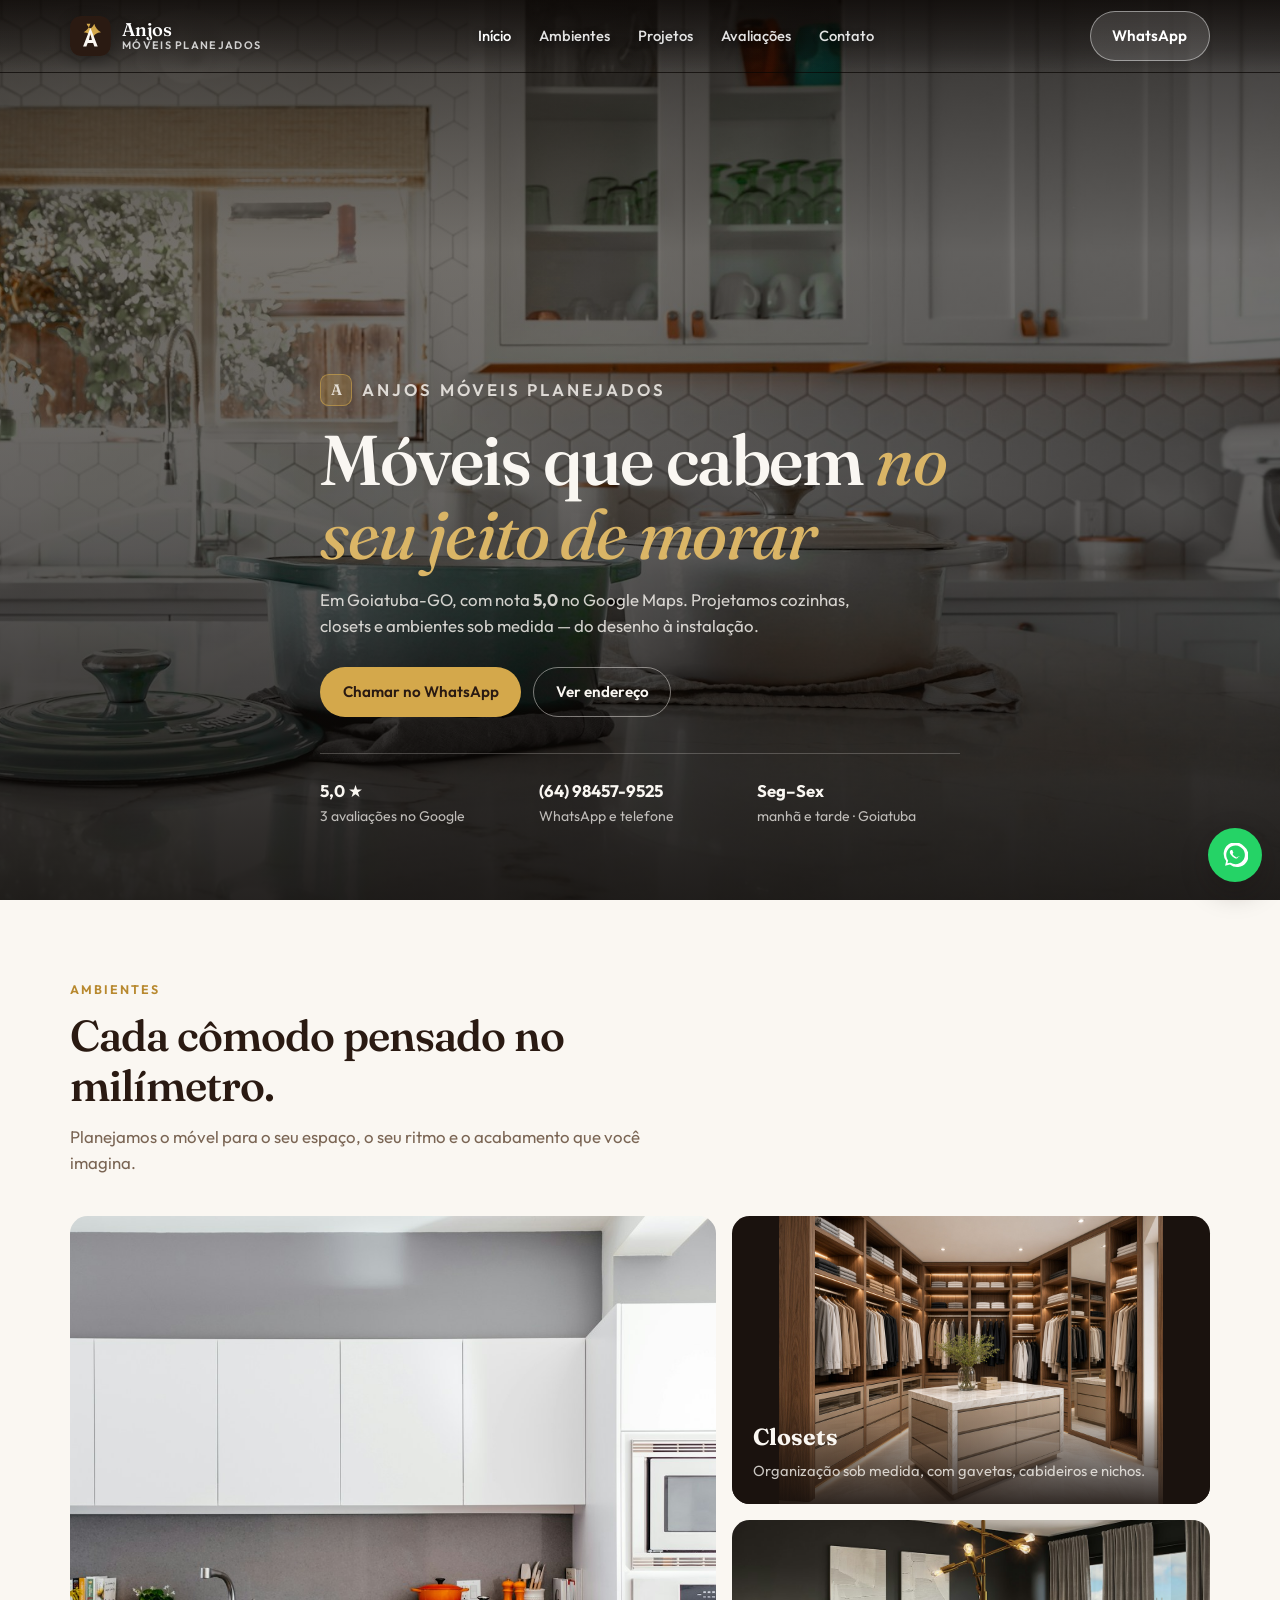
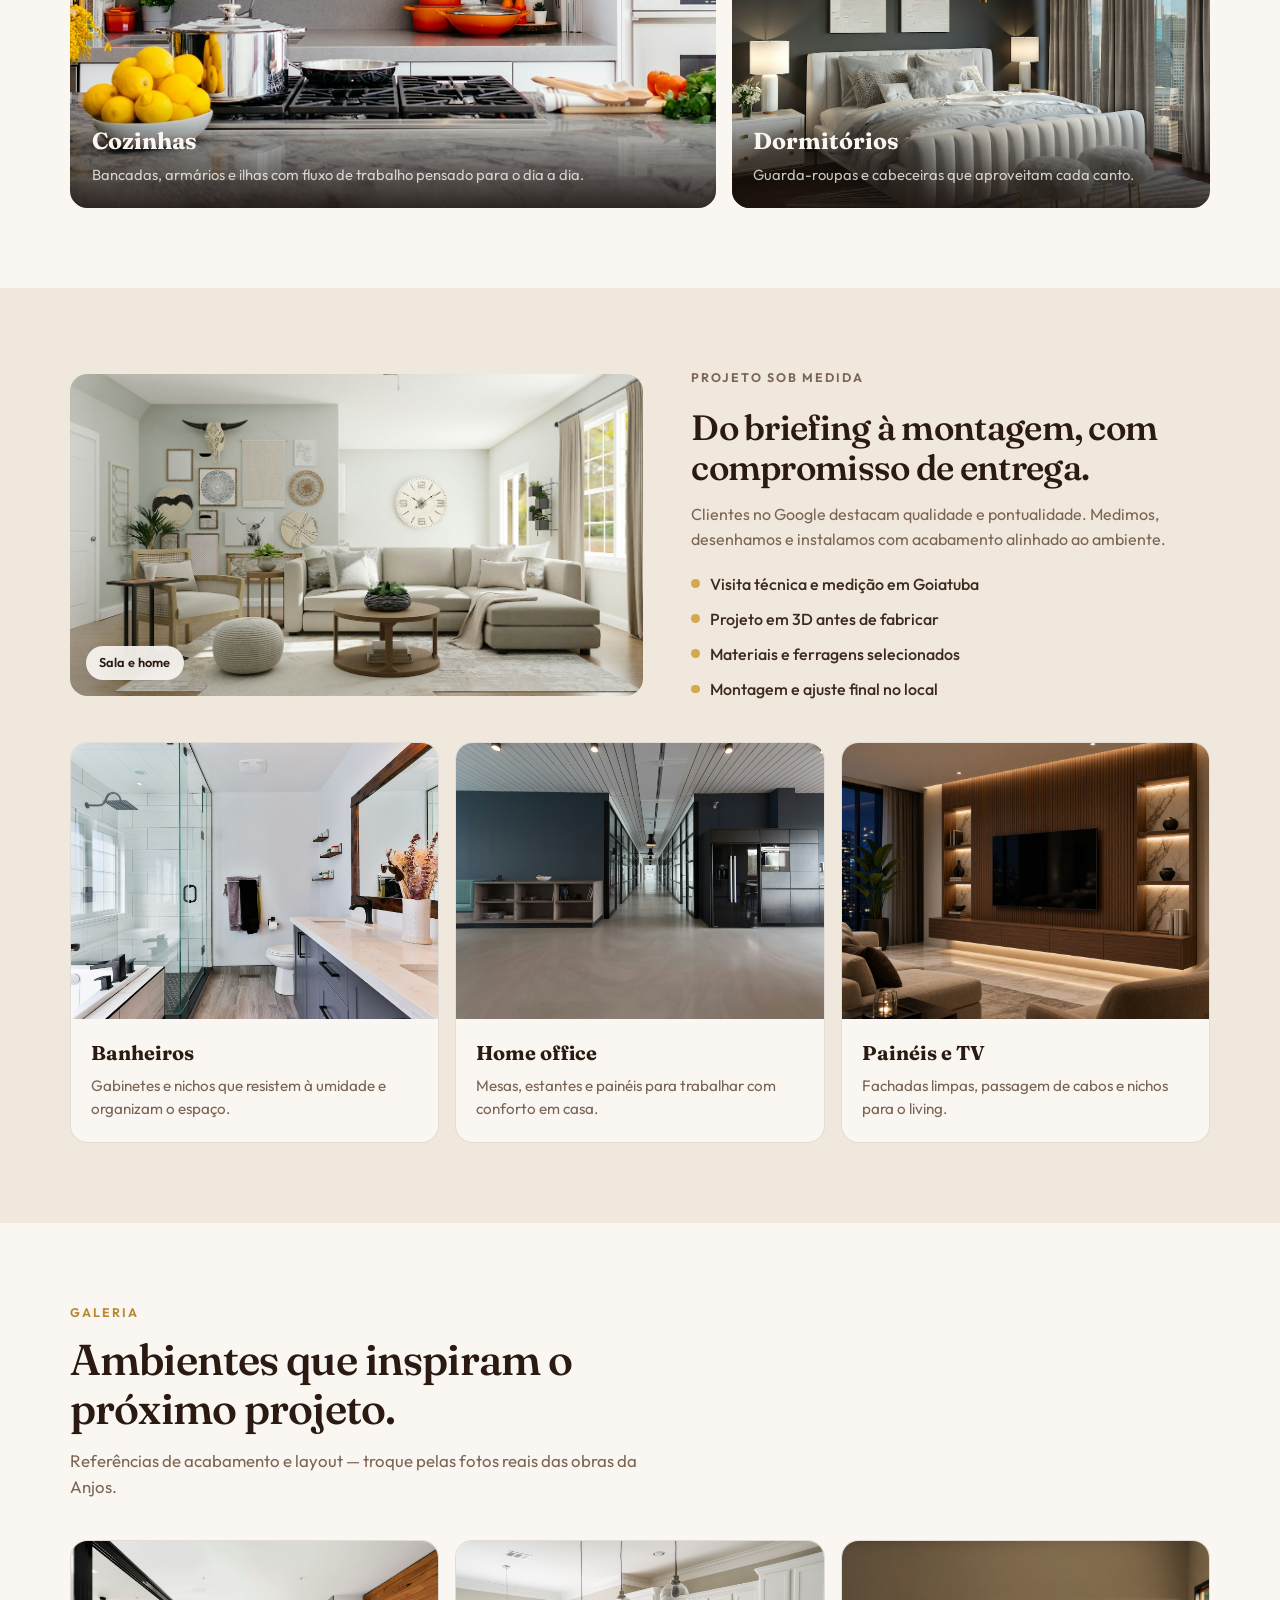
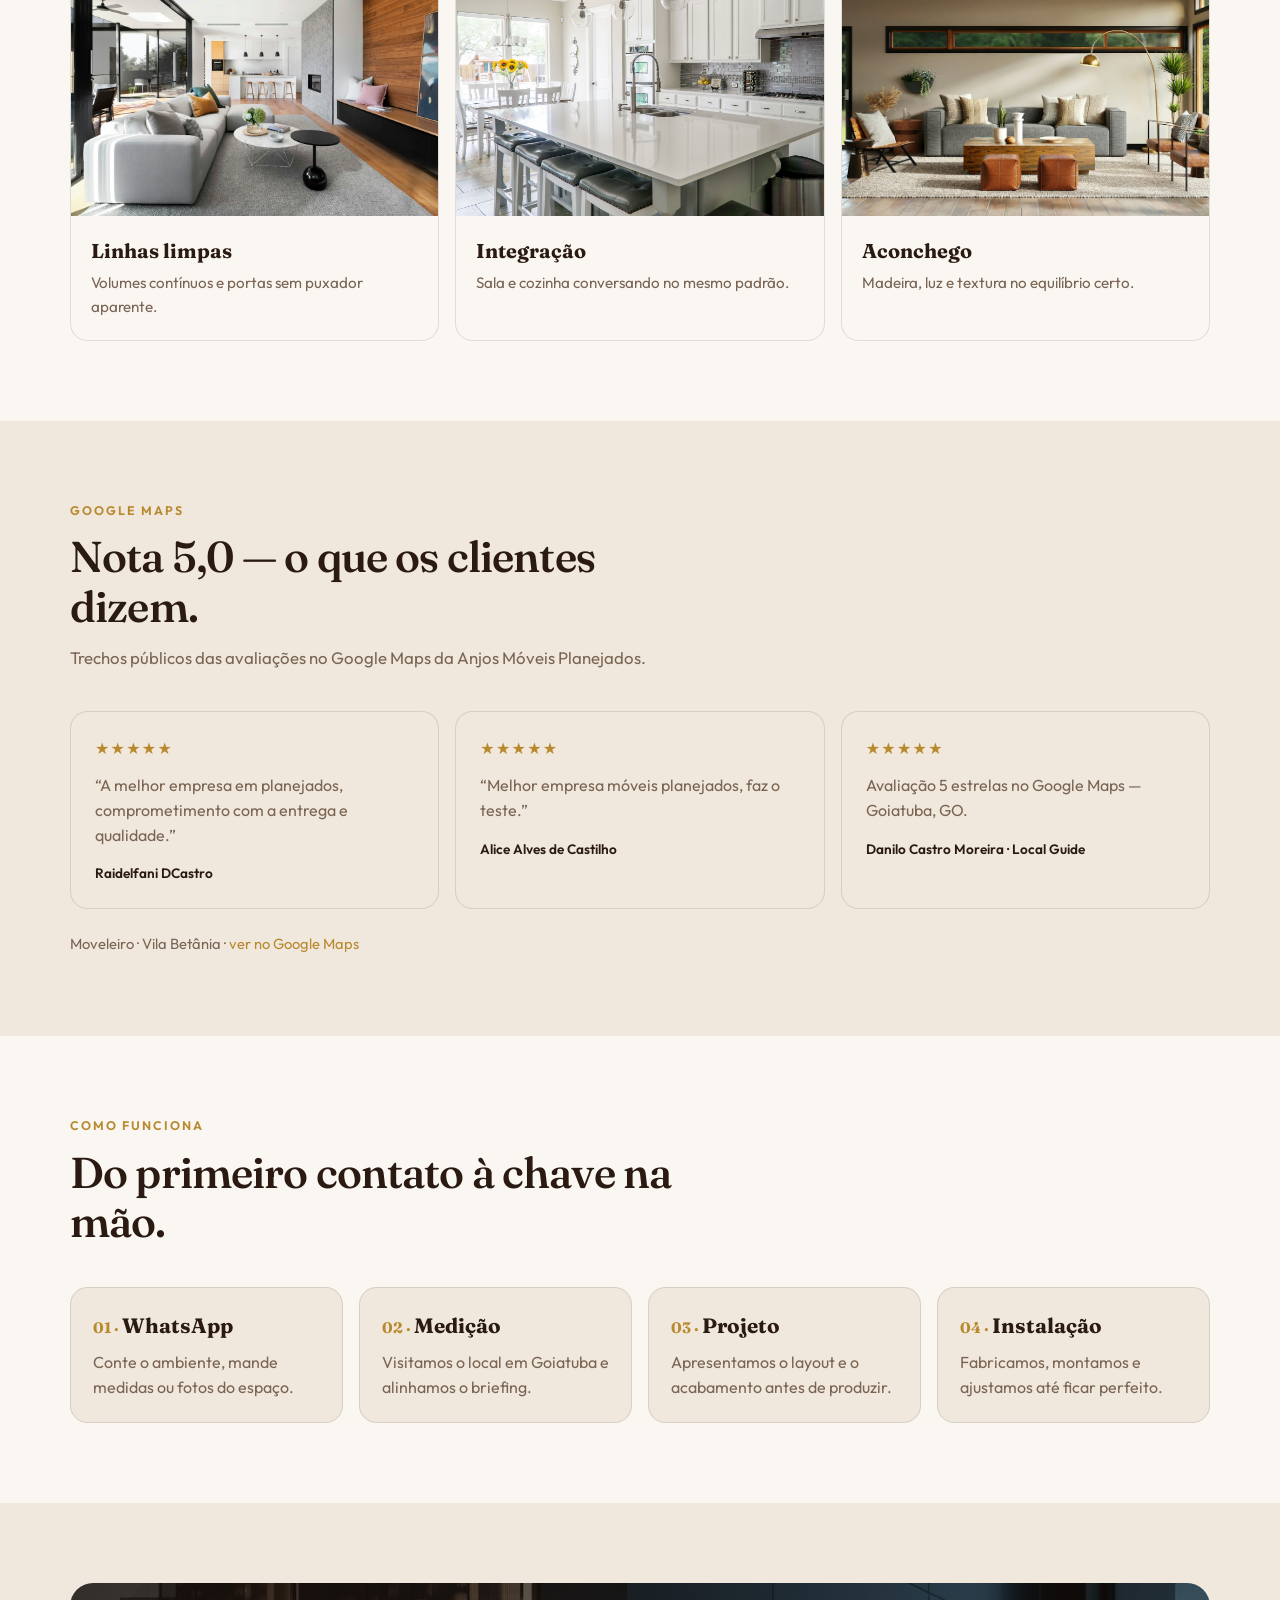
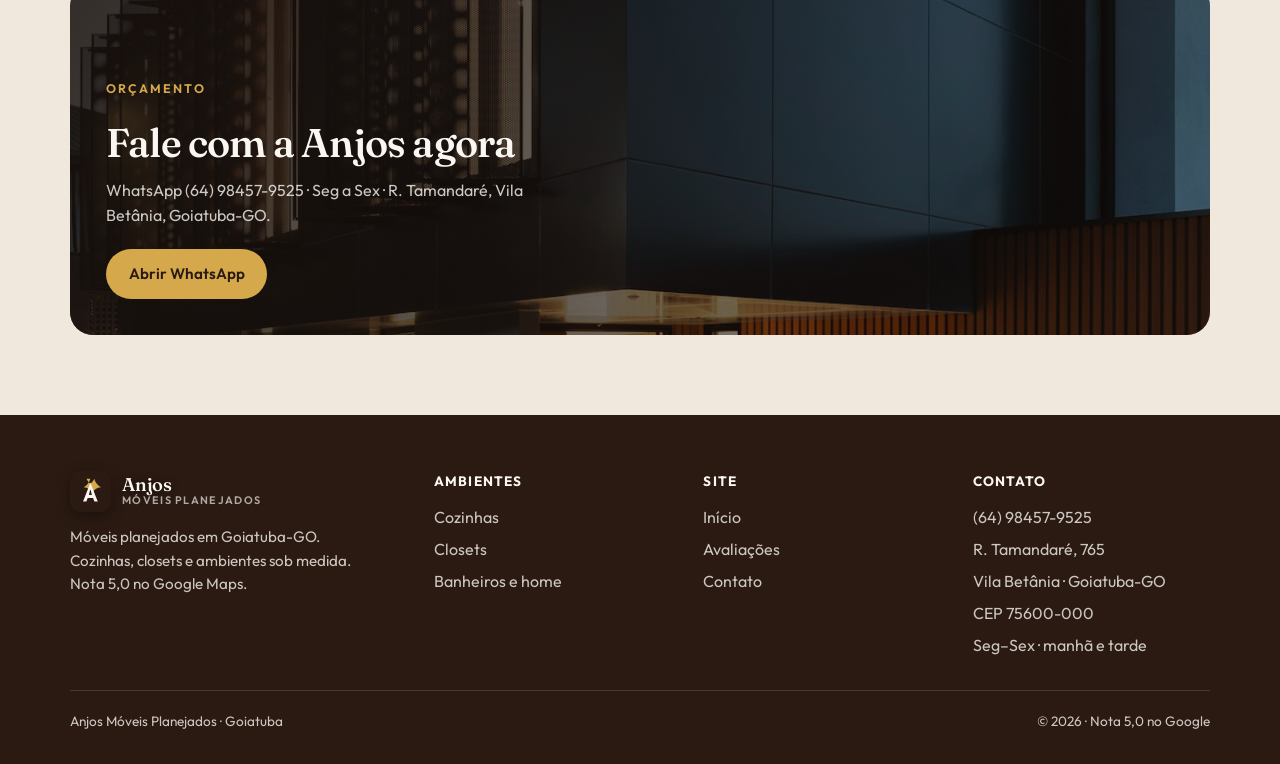
<file: index.html>
<!DOCTYPE html>
<html lang="pt-BR">
  <head>
    <meta charset="utf-8" />
    <meta name="viewport" content="width=device-width, initial-scale=1" />
    <title>Anjos Móveis Planejados — Goiatuba | Cozinhas, Closets e Ambientes</title>
    <meta
      name="description"
      content="Anjos Móveis Planejados em Goiatuba-GO. Nota 5,0 no Google. Cozinhas, closets, dormitórios e ambientes sob medida. WhatsApp (64) 98457-9525."
    />
    <link rel="preconnect" href="https://fonts.googleapis.com" />
    <link rel="preconnect" href="https://fonts.gstatic.com" crossorigin />
    <link
      href="https://fonts.googleapis.com/css2?family=Fraunces:ital,opsz,wght@0,9..144,450;0,9..144,560;0,9..144,700;1,9..144,450&family=Outfit:wght@400;500;600;700&display=swap"
      rel="stylesheet"
    />
    <link rel="stylesheet" href="css/styles.css" />
  </head>
  <body>
    <header class="topbar">
      <div class="wrap topbar-inner">
        <a class="brand" href="index.html" aria-label="Anjos Móveis Planejados">
          <span class="brand-mark-icon" aria-hidden="true">
            <svg viewBox="0 0 64 64" width="40" height="40" fill="none">
              <rect width="64" height="64" rx="16" fill="#2A1A12"/>
              <path d="M32 12c-1.8 6.2-5.6 10.6-10.6 13.4 6.4.6 11.2 3.8 13.6 9.4 2.4-5.6 7.2-8.8 13.6-9.4C43.6 22.6 39.8 18.2 38 12c-1.8 4-3.6 6.4-6 7.6-2.4-1.2-4.2-3.6-6-7.6z" fill="#D4A84B"/>
              <path fill-rule="evenodd" d="M20.5 48L32 18.5 43.5 48h-5.2l-2.1-5.6H27.8L25.7 48H20.5zm9.2-10.2h4.6L32 27.2l-2.3 10.6z" fill="#FAF7F2"/>
            </svg>
          </span>
          <span class="brand-text">
            <strong>Anjos</strong>
            <small>Móveis Planejados</small>
          </span>
        </a>
        <nav class="nav" aria-label="Principal">
          <a class="active" href="index.html">Início</a>
          <a href="#ambientes">Ambientes</a>
          <a href="#projetos">Projetos</a>
          <a href="#avaliacoes">Avaliações</a>
          <a href="contato.html">Contato</a>
        </nav>
        <a class="btn btn-accent top-cta" href="https://wa.me/5564984579525?text=Ol%C3%A1%2C+vim+pelo+site+e+quero+um+or%C3%A7amento+de+m%C3%B3veis+planejados" target="_blank" rel="noreferrer">WhatsApp</a>
        <button class="burger" type="button" aria-label="Abrir menu" aria-expanded="false">
          <svg width="18" height="18" viewBox="0 0 24 24" fill="none" stroke="currentColor" stroke-width="2">
            <path d="M4 6h16M4 12h16M4 18h16" />
          </svg>
        </button>
      </div>
      <nav class="drawer" aria-label="Mobile">
        <a class="active" href="index.html">Início</a>
        <a href="#ambientes">Ambientes</a>
        <a href="#projetos">Projetos</a>
        <a href="#avaliacoes">Avaliações</a>
        <a href="contato.html">Contato</a>
        <a class="btn btn-accent" href="https://wa.me/5564984579525?text=Ol%C3%A1%2C+vim+pelo+site+e+quero+um+or%C3%A7amento+de+m%C3%B3veis+planejados" target="_blank" rel="noreferrer">WhatsApp</a>
      </nav>
    </header>

    <main>
      <section class="hero">
        <div class="hero-bg" aria-hidden="true">
          <img src="images/hero.jpg" alt="Cozinha planejada moderna" />
          <div class="hero-shade"></div>
        </div>
        <div class="wrap hero-copy">
          <p class="brand-mark reveal show">
            <span>A</span>
            Anjos Móveis Planejados
          </p>
          <h1 class="reveal show delay-1">
            Móveis que cabem
            <em>no seu jeito de morar</em>
          </h1>
          <p class="reveal show delay-2">
            Em Goiatuba-GO, com nota <strong>5,0</strong> no Google Maps.
            Projetamos cozinhas, closets e ambientes sob medida — do desenho à instalação.
          </p>
          <div class="hero-actions reveal show delay-3">
            <a class="btn btn-brass" href="https://wa.me/5564984579525?text=Ol%C3%A1%2C+vim+pelo+site+e+quero+um+or%C3%A7amento+de+m%C3%B3veis+planejados" target="_blank" rel="noreferrer">Chamar no WhatsApp</a>
            <a class="btn btn-ghost" href="contato.html">Ver endereço</a>
          </div>
          <div class="hero-meta reveal show delay-3">
            <div>
              <strong>5,0 ★</strong>
              3 avaliações no Google
            </div>
            <div>
              <strong>(64) 98457-9525</strong>
              WhatsApp e telefone
            </div>
            <div>
              <strong>Seg–Sex</strong>
              manhã e tarde · Goiatuba
            </div>
          </div>
        </div>
      </section>

      <section class="section" id="ambientes">
        <div class="wrap">
          <div class="section-head reveal">
            <p class="kicker">Ambientes</p>
            <h2>Cada cômodo pensado no milímetro.</h2>
            <p class="lead">
              Planejamos o móvel para o seu espaço, o seu ritmo e o acabamento que você imagina.
            </p>
          </div>
          <div class="focus-grid">
            <article class="focus-card main reveal">
              <img src="images/cozinha-planejada.jpg" alt="Cozinha planejada" />
              <div class="body">
                <h3>Cozinhas</h3>
                <p>Bancadas, armários e ilhas com fluxo de trabalho pensado para o dia a dia.</p>
              </div>
            </article>
            <article class="focus-card focus-card--closet reveal delay-1">
              <img src="images/closet-premium.jpg" alt="Closet planejado premium" />
              <div class="body">
                <h3>Closets</h3>
                <p>Organização sob medida, com gavetas, cabideiros e nichos.</p>
              </div>
            </article>
            <article class="focus-card reveal delay-2">
              <img src="images/quarto.jpg" alt="Dormitório planejado" />
              <div class="body">
                <h3>Dormitórios</h3>
                <p>Guarda-roupas e cabeceiras que aproveitam cada canto.</p>
              </div>
            </article>
          </div>
        </div>
      </section>

      <section class="section section-alt" id="projetos">
        <div class="wrap">
          <div class="split">
            <div class="split-media reveal">
              <img src="images/sala.jpg" alt="Sala com móveis planejados" />
              <span class="chip">Sala e home</span>
            </div>
            <div class="split-copy reveal delay-1">
              <p class="kicker">Projeto sob medida</p>
              <h3>Do briefing à montagem, com compromisso de entrega.</h3>
              <p>
                Clientes no Google destacam qualidade e pontualidade. Medimos, desenhamos e instalamos
                com acabamento alinhado ao ambiente.
              </p>
              <ul class="checklist">
                <li>Visita técnica e medição em Goiatuba</li>
                <li>Projeto em 3D antes de fabricar</li>
                <li>Materiais e ferragens selecionados</li>
                <li>Montagem e ajuste final no local</li>
              </ul>
            </div>
          </div>

          <div class="product-grid" style="margin-top: 2.5rem">
            <article class="product reveal">
              <img src="images/banheiro-planejado.jpg" alt="Banheiro planejado" />
              <div class="body">
                <h3>Banheiros</h3>
                <p>Gabinetes e nichos que resistem à umidade e organizam o espaço.</p>
              </div>
            </article>
            <article class="product reveal delay-1">
              <img src="images/home-office-planejado.jpg" alt="Home office planejado" />
              <div class="body">
                <h3>Home office</h3>
                <p>Mesas, estantes e painéis para trabalhar com conforto em casa.</p>
              </div>
            </article>
            <article class="product reveal delay-2">
              <img src="images/painel-tv-premium.jpg" alt="Painel e TV planejados" />
              <div class="body">
                <h3>Painéis e TV</h3>
                <p>Fachadas limpas, passagem de cabos e nichos para o living.</p>
              </div>
            </article>
          </div>
        </div>
      </section>

      <section class="section" id="galeria">
        <div class="wrap">
          <div class="section-head reveal">
            <p class="kicker">Galeria</p>
            <h2>Ambientes que inspiram o próximo projeto.</h2>
            <p class="lead">Referências de acabamento e layout — troque pelas fotos reais das obras da Anjos.</p>
          </div>
          <div class="product-grid">
            <article class="product reveal">
              <img src="images/galeria-1.jpg" alt="Interior residencial" />
              <div class="body">
                <h3>Linhas limpas</h3>
                <p>Volumes contínuos e portas sem puxador aparente.</p>
              </div>
            </article>
            <article class="product reveal delay-1">
              <img src="images/integracao-2.jpg" alt="Sala e cozinha integradas" />
              <div class="body">
                <h3>Integração</h3>
                <p>Sala e cozinha conversando no mesmo padrão.</p>
              </div>
            </article>
            <article class="product reveal delay-2">
              <img src="images/galeria-3.jpg" alt="Ambiente aconchegante" />
              <div class="body">
                <h3>Aconchego</h3>
                <p>Madeira, luz e textura no equilíbrio certo.</p>
              </div>
            </article>
          </div>
        </div>
      </section>

      <section class="section section-alt" id="avaliacoes">
        <div class="wrap">
          <div class="section-head reveal">
            <p class="kicker">Google Maps</p>
            <h2>Nota 5,0 — o que os clientes dizem.</h2>
            <p class="lead">Trechos públicos das avaliações no Google Maps da Anjos Móveis Planejados.</p>
          </div>
          <div class="product-grid">
            <article class="review reveal">
              <p class="stars">★★★★★</p>
              <p>“A melhor empresa em planejados, comprometimento com a entrega e qualidade.”</p>
              <cite>Raidelfani DCastro</cite>
            </article>
            <article class="review reveal delay-1">
              <p class="stars">★★★★★</p>
              <p>“Melhor empresa móveis planejados, faz o teste.”</p>
              <cite>Alice Alves de Castilho</cite>
            </article>
            <article class="review reveal delay-2">
              <p class="stars">★★★★★</p>
              <p>Avaliação 5 estrelas no Google Maps — Goiatuba, GO.</p>
              <cite>Danilo Castro Moreira · Local Guide</cite>
            </article>
          </div>
          <p class="reveal" style="margin-top: 1.5rem; color: var(--mute); font-size: 0.92rem">
            Moveleiro · Vila Betânia ·
            <a href="https://www.google.com/maps/place/Anjos+m%C3%B3veis+Planejados/@-18.021239,-49.3727047,17z/data=!3m1!4b1!4m6!3m5!1s0x94a0577c883185eb:0x365f3912a54a8ac7!8m2!3d-18.021239!4d-49.3727047!16s%2Fg%2F11fr3nhs2r" target="_blank" rel="noreferrer" style="color: var(--brass-deep)">ver no Google Maps</a>
          </p>
        </div>
      </section>

      <section class="section">
        <div class="wrap">
          <div class="section-head reveal">
            <p class="kicker">Como funciona</p>
            <h2>Do primeiro contato à chave na mão.</h2>
          </div>
          <div class="steps">
            <article class="step reveal">
              <h3>WhatsApp</h3>
              <p>Conte o ambiente, mande medidas ou fotos do espaço.</p>
            </article>
            <article class="step reveal delay-1">
              <h3>Medição</h3>
              <p>Visitamos o local em Goiatuba e alinhamos o briefing.</p>
            </article>
            <article class="step reveal delay-2">
              <h3>Projeto</h3>
              <p>Apresentamos o layout e o acabamento antes de produzir.</p>
            </article>
            <article class="step reveal delay-3">
              <h3>Instalação</h3>
              <p>Fabricamos, montamos e ajustamos até ficar perfeito.</p>
            </article>
          </div>
        </div>
      </section>

      <section class="section section-alt">
        <div class="wrap">
          <div class="cta reveal">
            <img src="images/cta-bg.jpg" alt="" aria-hidden="true" />
            <div class="cta-shade"></div>
            <div class="cta-copy">
              <p class="kicker">Orçamento</p>
              <h2>Fale com a Anjos agora</h2>
              <p>WhatsApp (64) 98457-9525 · Seg a Sex · R. Tamandaré, Vila Betânia, Goiatuba-GO.</p>
              <a class="btn btn-brass" href="https://wa.me/5564984579525?text=Ol%C3%A1%2C+vim+pelo+site+e+quero+um+or%C3%A7amento+de+m%C3%B3veis+planejados" target="_blank" rel="noreferrer">Abrir WhatsApp</a>
            </div>
          </div>
        </div>
      </section>
    </main>

    <footer class="footer">
      <div class="wrap footer-grid">
        <div class="footer-brand">
          <div class="brand footer-logo">
            <span class="brand-mark-icon" aria-hidden="true">
              <svg viewBox="0 0 64 64" width="40" height="40" fill="none">
                <rect width="64" height="64" rx="16" fill="#2A1A12"/>
                <path d="M32 12c-1.8 6.2-5.6 10.6-10.6 13.4 6.4.6 11.2 3.8 13.6 9.4 2.4-5.6 7.2-8.8 13.6-9.4C43.6 22.6 39.8 18.2 38 12c-1.8 4-3.6 6.4-6 7.6-2.4-1.2-4.2-3.6-6-7.6z" fill="#D4A84B"/>
                <path fill-rule="evenodd" d="M20.5 48L32 18.5 43.5 48h-5.2l-2.1-5.6H27.8L25.7 48H20.5zm9.2-10.2h4.6L32 27.2l-2.3 10.6z" fill="#FAF7F2"/>
              </svg>
            </span>
            <span class="brand-text">
              <strong>Anjos</strong>
              <small>Móveis Planejados</small>
            </span>
          </div>
          <p>Móveis planejados em Goiatuba-GO. Cozinhas, closets e ambientes sob medida. Nota 5,0 no Google Maps.</p>
        </div>
        <div>
          <h4>Ambientes</h4>
          <ul>
            <li><a href="#ambientes">Cozinhas</a></li>
            <li><a href="#ambientes">Closets</a></li>
            <li><a href="#projetos">Banheiros e home</a></li>
          </ul>
        </div>
        <div>
          <h4>Site</h4>
          <ul>
            <li><a href="index.html">Início</a></li>
            <li><a href="#avaliacoes">Avaliações</a></li>
            <li><a href="contato.html">Contato</a></li>
          </ul>
        </div>
        <div>
          <h4>Contato</h4>
          <ul>
            <li><a href="tel:+5564984579525">(64) 98457-9525</a></li>
            <li>R. Tamandaré, 765</li>
            <li>Vila Betânia · Goiatuba-GO</li>
            <li>CEP 75600-000</li>
            <li>Seg–Sex · manhã e tarde</li>
          </ul>
        </div>
      </div>
      <div class="wrap footer-bottom">
        <span>Anjos Móveis Planejados · Goiatuba</span>
        <span>© 2026 · Nota 5,0 no Google</span>
      </div>
    </footer>

    <a
      class="wa"
      href="https://wa.me/5564984579525?text=Ol%C3%A1%2C+vim+pelo+site+e+quero+um+or%C3%A7amento+de+m%C3%B3veis+planejados"
      target="_blank"
      rel="noreferrer"
      aria-label="WhatsApp Anjos Móveis Planejados"
    >
      <svg viewBox="0 0 24 24" fill="currentColor">
        <path d="M20.5 3.5A11 11 0 0 0 3.1 17.4L2 22l4.7-1.2A11 11 0 1 0 20.5 3.5zm-8.5 17a9 9 0 0 1-4.6-1.3l-.3-.2-2.8.7.7-2.7-.2-.3a9 9 0 1 1 7.2 3.8zm5-6.7c-.3-.1-1.6-.8-1.9-.9s-.4-.1-.6.1-.7.9-.8 1-.3.2-.6.1a7.4 7.4 0 0 1-2.2-1.4 8.2 8.2 0 0 1-1.5-1.9c-.2-.3 0-.4.1-.6l.4-.5.1-.3c0-.1 0-.3-.1-.4s-.6-1.4-.8-1.9-.4-.4-.6-.4h-.5c-.2 0-.4.1-.6.3s-.8.8-.8 1.9.8 2.2.9 2.3a9.7 9.7 0 0 0 3.6 3.3c1.3.6 1.7.6 2.3.5s1.1-.5 1.2-.9.2-.8.1-.9-.2-.2-.5-.3z"/>
      </svg>
    </a>

    <script src="js/main.js"></script>
  </body>
</html>
</file>
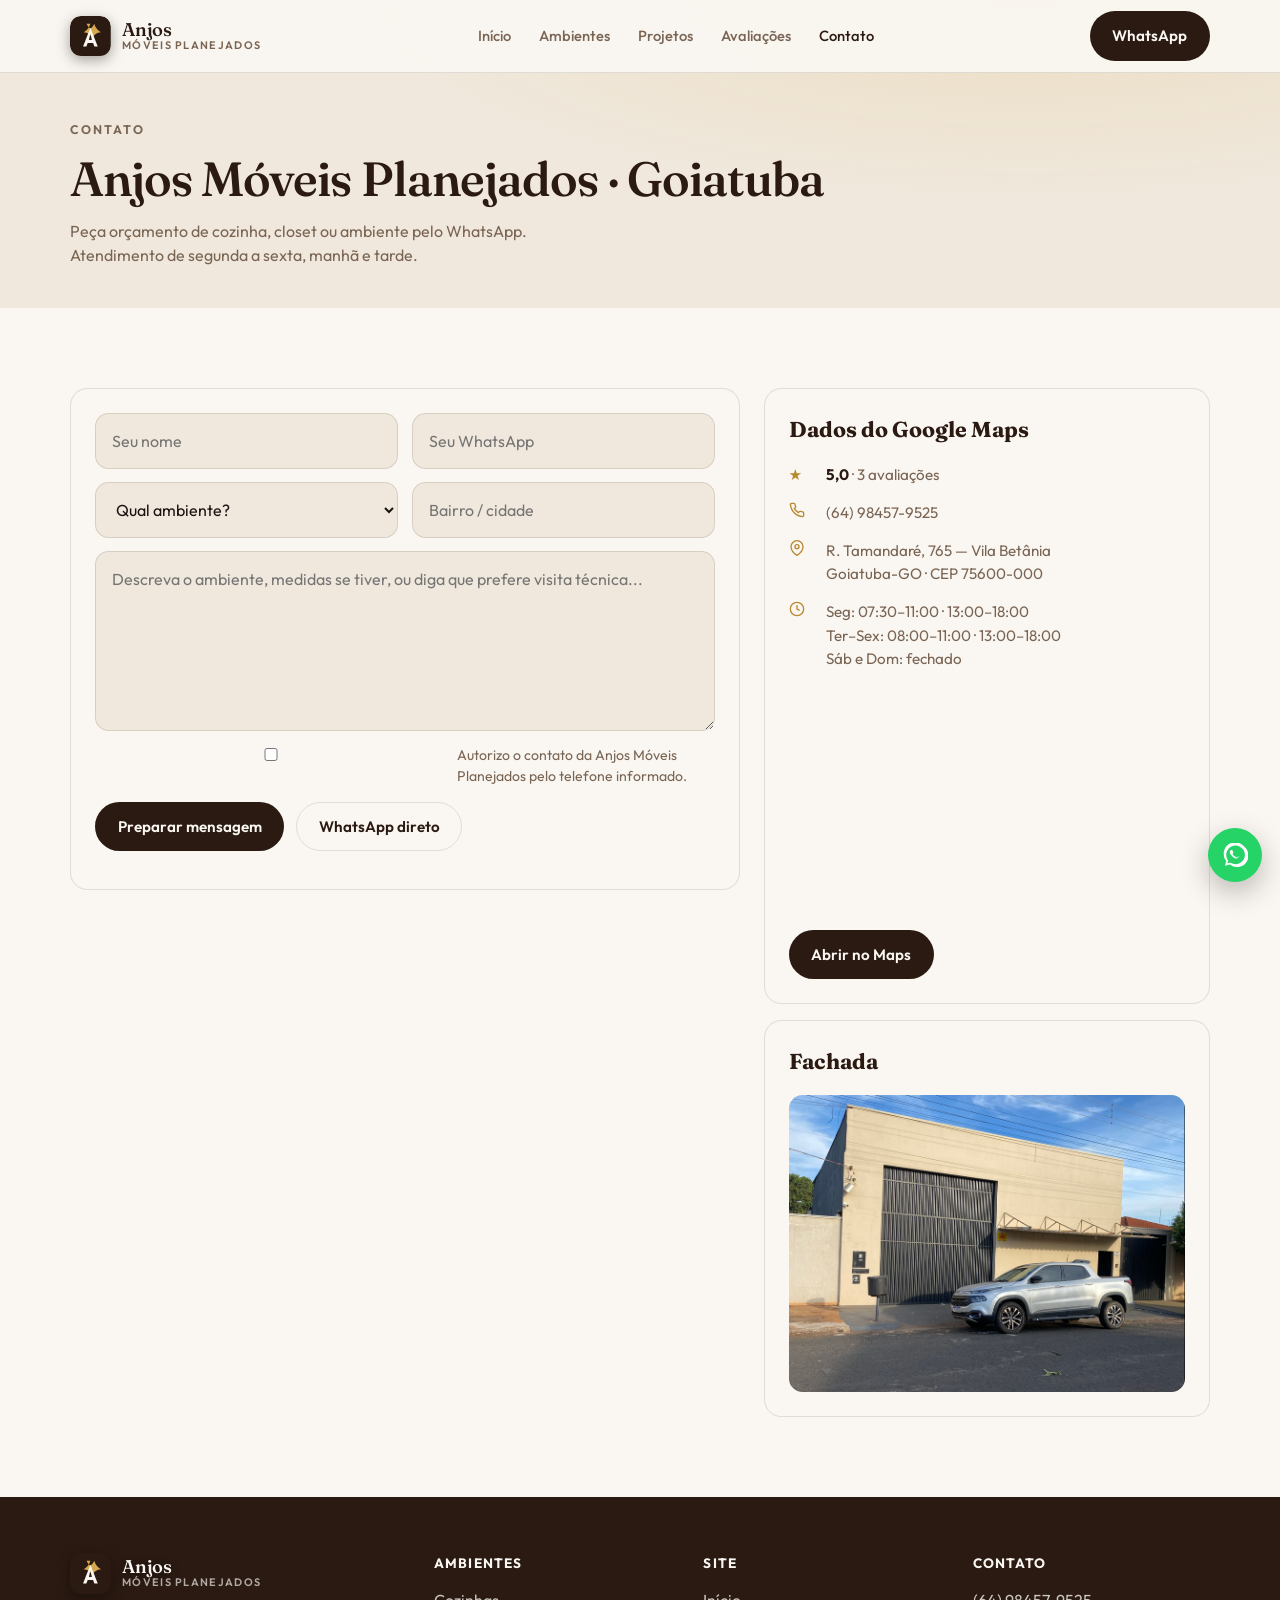
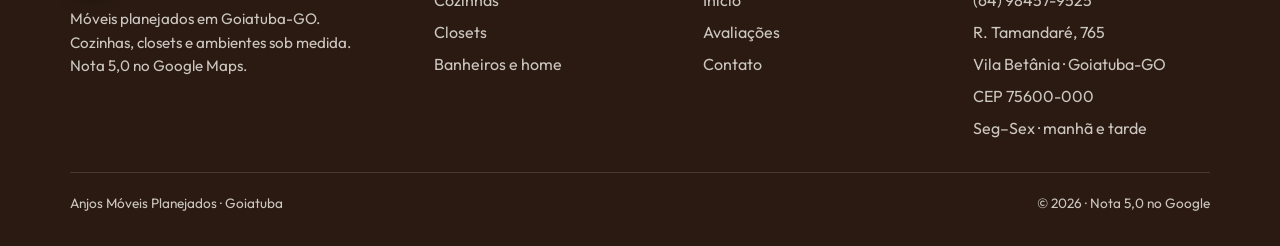
<file: contato.html>
<!DOCTYPE html>
<html lang="pt-BR">
  <head>
    <meta charset="utf-8" />
    <meta name="viewport" content="width=device-width, initial-scale=1" />
    <title>Contato — Anjos Móveis Planejados | Goiatuba</title>
    <meta
      name="description"
      content="Fale com a Anjos Móveis Planejados em Goiatuba. WhatsApp (64) 98457-9525. R. Tamandaré, 765 — Vila Betânia."
    />
    <link rel="preconnect" href="https://fonts.googleapis.com" />
    <link rel="preconnect" href="https://fonts.gstatic.com" crossorigin />
    <link
      href="https://fonts.googleapis.com/css2?family=Fraunces:ital,opsz,wght@0,9..144,450;0,9..144,560;0,9..144,700;1,9..144,450&family=Outfit:wght@400;500;600;700&display=swap"
      rel="stylesheet"
    />
    <link rel="stylesheet" href="css/styles.css" />
  </head>
  <body>
    <header class="topbar topbar-solid">
      <div class="wrap topbar-inner">
        <a class="brand" href="index.html" aria-label="Anjos Móveis Planejados">
          <span class="brand-mark-icon" aria-hidden="true">
            <svg viewBox="0 0 64 64" width="40" height="40" fill="none">
              <rect width="64" height="64" rx="16" fill="#2A1A12"/>
              <path d="M32 12c-1.8 6.2-5.6 10.6-10.6 13.4 6.4.6 11.2 3.8 13.6 9.4 2.4-5.6 7.2-8.8 13.6-9.4C43.6 22.6 39.8 18.2 38 12c-1.8 4-3.6 6.4-6 7.6-2.4-1.2-4.2-3.6-6-7.6z" fill="#D4A84B"/>
              <path fill-rule="evenodd" d="M20.5 48L32 18.5 43.5 48h-5.2l-2.1-5.6H27.8L25.7 48H20.5zm9.2-10.2h4.6L32 27.2l-2.3 10.6z" fill="#FAF7F2"/>
            </svg>
          </span>
          <span class="brand-text">
            <strong>Anjos</strong>
            <small>Móveis Planejados</small>
          </span>
        </a>
        <nav class="nav" aria-label="Principal">
          <a href="index.html">Início</a>
          <a href="index.html#ambientes">Ambientes</a>
          <a href="index.html#projetos">Projetos</a>
          <a href="index.html#avaliacoes">Avaliações</a>
          <a class="active" href="contato.html">Contato</a>
        </nav>
        <a class="btn btn-accent top-cta" href="https://wa.me/5564984579525?text=Ol%C3%A1%2C+vim+pelo+site+e+quero+um+or%C3%A7amento+de+m%C3%B3veis+planejados" target="_blank" rel="noreferrer">WhatsApp</a>
        <button class="burger" type="button" aria-label="Abrir menu" aria-expanded="false">
          <svg width="18" height="18" viewBox="0 0 24 24" fill="none" stroke="currentColor" stroke-width="2">
            <path d="M4 6h16M4 12h16M4 18h16" />
          </svg>
        </button>
      </div>
      <nav class="drawer" aria-label="Mobile">
        <a href="index.html">Início</a>
        <a href="index.html#ambientes">Ambientes</a>
        <a href="index.html#projetos">Projetos</a>
        <a href="index.html#avaliacoes">Avaliações</a>
        <a class="active" href="contato.html">Contato</a>
        <a class="btn btn-accent" href="https://wa.me/5564984579525?text=Ol%C3%A1%2C+vim+pelo+site+e+quero+um+or%C3%A7amento+de+m%C3%B3veis+planejados" target="_blank" rel="noreferrer">WhatsApp</a>
      </nav>
    </header>

    <main>
      <section class="page-hero">
        <div class="wrap reveal">
          <p class="kicker">Contato</p>
          <h1>Anjos Móveis Planejados · Goiatuba</h1>
          <p>
            Peça orçamento de cozinha, closet ou ambiente pelo WhatsApp.
            Atendimento de segunda a sexta, manhã e tarde.
          </p>
        </div>
      </section>

      <section class="section">
        <div class="wrap contact-grid">
          <div class="form-box reveal">
            <form class="form contact-form">
              <div class="form-row">
                <input required name="nome" aria-label="Nome" placeholder="Seu nome" />
                <input required type="tel" name="telefone" aria-label="Telefone" placeholder="Seu WhatsApp" />
              </div>
              <div class="form-row">
                <select name="servico" aria-label="Ambiente" required>
                  <option value="">Qual ambiente?</option>
                  <option>Cozinha planejada</option>
                  <option>Closet / guarda-roupa</option>
                  <option>Dormitório</option>
                  <option>Banheiro</option>
                  <option>Sala / painel TV</option>
                  <option>Home office</option>
                  <option>Área gourmet</option>
                  <option>Projeto completo</option>
                </select>
                <input name="bairro" aria-label="Bairro" placeholder="Bairro / cidade" />
              </div>
              <textarea
                required
                name="mensagem"
                aria-label="Mensagem"
                rows="6"
                placeholder="Descreva o ambiente, medidas se tiver, ou diga que prefere visita técnica..."
              ></textarea>
              <label class="terms">
                <input type="checkbox" required />
                <span>Autorizo o contato da Anjos Móveis Planejados pelo telefone informado.</span>
              </label>
              <div class="form-actions">
                <button class="btn btn-accent" type="submit">Preparar mensagem</button>
                <a
                  class="btn btn-ghost dark"
                  href="https://wa.me/5564984579525?text=Ol%C3%A1%2C+vim+pelo+site+e+quero+um+or%C3%A7amento+de+m%C3%B3veis+planejados"
                  target="_blank"
                  rel="noreferrer"
                >
                  WhatsApp direto
                </a>
              </div>
              <p class="form-note" role="status"></p>
            </form>
          </div>

          <aside class="reveal delay-1">
            <div class="info-box">
              <h3>Dados do Google Maps</h3>
              <ul class="info-list">
                <li>
                  <span class="icon">★</span>
                  <span><strong style="color: var(--walnut)">5,0</strong> · 3 avaliações</span>
                </li>
                <li>
                  <span class="icon">
                    <svg width="16" height="16" viewBox="0 0 24 24" fill="none" stroke="currentColor" stroke-width="2">
                      <path d="M22 16.92v3a2 2 0 0 1-2.18 2 19.8 19.8 0 0 1-8.63-3.07 19.5 19.5 0 0 1-6-6A19.8 19.8 0 0 1 2.12 4.18 2 2 0 0 1 4.11 2h3a2 2 0 0 1 2 1.72c.13.96.37 1.9.72 2.81a2 2 0 0 1-.45 2.11L8.09 9.91a16 16 0 0 0 6 6l1.27-1.27a2 2 0 0 1 2.11-.45c.91.35 1.85.59 2.81.72A2 2 0 0 1 22 16.92z" />
                    </svg>
                  </span>
                  <span><a href="tel:+5564984579525">(64) 98457-9525</a></span>
                </li>
                <li>
                  <span class="icon">
                    <svg width="16" height="16" viewBox="0 0 24 24" fill="none" stroke="currentColor" stroke-width="2">
                      <path d="M21 10c0 7-9 13-9 13s-9-6-9-13a9 9 0 0 1 18 0z" />
                      <circle cx="12" cy="10" r="3" />
                    </svg>
                  </span>
                  <span>R. Tamandaré, 765 — Vila Betânia<br />Goiatuba-GO · CEP 75600-000</span>
                </li>
                <li>
                  <span class="icon">
                    <svg width="16" height="16" viewBox="0 0 24 24" fill="none" stroke="currentColor" stroke-width="2">
                      <circle cx="12" cy="12" r="10" />
                      <path d="M12 6v6l4 2" />
                    </svg>
                  </span>
                  <span>
                    Seg: 07:30–11:00 · 13:00–18:00<br />
                    Ter–Sex: 08:00–11:00 · 13:00–18:00<br />
                    Sáb e Dom: fechado
                  </span>
                </li>
              </ul>
              <iframe
                class="map-embed"
                title="Mapa Anjos Móveis Planejados"
                loading="lazy"
                referrerpolicy="no-referrer-when-downgrade"
                src="https://www.google.com/maps?q=Anjos+m%C3%B3veis+Planejados,+R.+Tamandar%C3%A9,+Goiatuba+-+GO&output=embed"
              ></iframe>
              <p style="margin-top: 1rem">
                <a
                  class="btn btn-accent"
                  href="https://www.google.com/maps/place/Anjos+m%C3%B3veis+Planejados/@-18.021239,-49.3727047,17z/data=!3m1!4b1!4m6!3m5!1s0x94a0577c883185eb:0x365f3912a54a8ac7!8m2!3d-18.021239!4d-49.3727047!16s%2Fg%2F11fr3nhs2r"
                  target="_blank"
                  rel="noreferrer"
                >
                  Abrir no Maps
                </a>
              </p>
            </div>
            <div class="info-box" style="margin-top: 1rem">
              <h3>Fachada</h3>
              <img src="images/fachada.jpg" alt="Fachada Anjos Móveis Planejados em Goiatuba" style="width:100%;border-radius:0.85rem;margin-top:0.5rem" />
            </div>
          </aside>
        </div>
      </section>
    </main>

    <footer class="footer">
      <div class="wrap footer-grid">
        <div class="footer-brand">
          <div class="brand footer-logo">
            <span class="brand-mark-icon" aria-hidden="true">
              <svg viewBox="0 0 64 64" width="40" height="40" fill="none">
                <rect width="64" height="64" rx="16" fill="#2A1A12"/>
                <path d="M32 12c-1.8 6.2-5.6 10.6-10.6 13.4 6.4.6 11.2 3.8 13.6 9.4 2.4-5.6 7.2-8.8 13.6-9.4C43.6 22.6 39.8 18.2 38 12c-1.8 4-3.6 6.4-6 7.6-2.4-1.2-4.2-3.6-6-7.6z" fill="#D4A84B"/>
                <path fill-rule="evenodd" d="M20.5 48L32 18.5 43.5 48h-5.2l-2.1-5.6H27.8L25.7 48H20.5zm9.2-10.2h4.6L32 27.2l-2.3 10.6z" fill="#FAF7F2"/>
              </svg>
            </span>
            <span class="brand-text">
              <strong>Anjos</strong>
              <small>Móveis Planejados</small>
            </span>
          </div>
          <p>Móveis planejados em Goiatuba-GO. Cozinhas, closets e ambientes sob medida. Nota 5,0 no Google Maps.</p>
        </div>
        <div>
          <h4>Ambientes</h4>
          <ul>
            <li><a href="index.html#ambientes">Cozinhas</a></li>
            <li><a href="index.html#ambientes">Closets</a></li>
            <li><a href="index.html#projetos">Banheiros e home</a></li>
          </ul>
        </div>
        <div>
          <h4>Site</h4>
          <ul>
            <li><a href="index.html">Início</a></li>
            <li><a href="index.html#avaliacoes">Avaliações</a></li>
            <li><a href="contato.html">Contato</a></li>
          </ul>
        </div>
        <div>
          <h4>Contato</h4>
          <ul>
            <li><a href="tel:+5564984579525">(64) 98457-9525</a></li>
            <li>R. Tamandaré, 765</li>
            <li>Vila Betânia · Goiatuba-GO</li>
            <li>CEP 75600-000</li>
            <li>Seg–Sex · manhã e tarde</li>
          </ul>
        </div>
      </div>
      <div class="wrap footer-bottom">
        <span>Anjos Móveis Planejados · Goiatuba</span>
        <span>© 2026 · Nota 5,0 no Google</span>
      </div>
    </footer>

    <a
      class="wa"
      href="https://wa.me/5564984579525?text=Ol%C3%A1%2C+vim+pelo+site+e+quero+um+or%C3%A7amento+de+m%C3%B3veis+planejados"
      target="_blank"
      rel="noreferrer"
      aria-label="WhatsApp Anjos Móveis Planejados"
    >
      <svg viewBox="0 0 24 24" fill="currentColor">
        <path d="M20.5 3.5A11 11 0 0 0 3.1 17.4L2 22l4.7-1.2A11 11 0 1 0 20.5 3.5zm-8.5 17a9 9 0 0 1-4.6-1.3l-.3-.2-2.8.7.7-2.7-.2-.3a9 9 0 1 1 7.2 3.8zm5-6.7c-.3-.1-1.6-.8-1.9-.9s-.4-.1-.6.1-.7.9-.8 1-.3.2-.6.1a7.4 7.4 0 0 1-2.2-1.4 8.2 8.2 0 0 1-1.5-1.9c-.2-.3 0-.4.1-.6l.4-.5.1-.3c0-.1 0-.3-.1-.4s-.6-1.4-.8-1.9-.4-.4-.6-.4h-.5c-.2 0-.4.1-.6.3s-.8.8-.8 1.9.8 2.2.9 2.3a9.7 9.7 0 0 0 3.6 3.3c1.3.6 1.7.6 2.3.5s1.1-.5 1.2-.9.2-.8.1-.9-.2-.2-.5-.3z"/>
      </svg>
    </a>

    <script src="js/main.js"></script>
  </body>
</html>
</file>
<file: css/styles.css>
/* Anjos Móveis Planejados — madeira quente + tipografia editorial */
:root {
  --walnut: #2a1a12;
  --walnut-soft: #3d2a1f;
  --wood: #6b4a36;
  --brass: #d4a84b;
  --brass-deep: #b8892f;
  --linen: #faf7f2;
  --sand: #f0e8dc;
  --mist: #e6ddd0;
  --ink: #1a120e;
  --mute: #7a6554;
  --line: rgba(42, 26, 18, 0.12);
  --font-display: "Fraunces", Georgia, serif;
  --font-body: "Outfit", system-ui, sans-serif;
  --radius: 1.1rem;
  --max: 1140px;
  --ease: cubic-bezier(0.22, 1, 0.36, 1);
}

*,
*::before,
*::after {
  box-sizing: border-box;
  margin: 0;
  padding: 0;
}

html {
  scroll-behavior: smooth;
}

body {
  min-height: 100vh;
  font-family: var(--font-body);
  background: var(--linen);
  color: var(--ink);
  line-height: 1.55;
  -webkit-font-smoothing: antialiased;
  overflow-x: hidden;
}

img {
  display: block;
  max-width: 100%;
  height: auto;
}

a {
  color: inherit;
  text-decoration: none;
}

ul {
  list-style: none;
}

button,
input,
select,
textarea {
  font: inherit;
  color: inherit;
}

.wrap {
  width: min(var(--max), calc(100% - 2rem));
  margin-inline: auto;
}

/* Header */
.topbar {
  position: fixed;
  inset: 0 0 auto;
  z-index: 60;
  transition: background 0.35s var(--ease), border-color 0.35s, backdrop-filter 0.35s;
  border-bottom: 1px solid transparent;
  background: linear-gradient(180deg, rgba(10, 6, 4, 0.72) 0%, rgba(10, 6, 4, 0.28) 70%, transparent 100%);
}

.topbar.scrolled,
.topbar.topbar-solid {
  background: color-mix(in srgb, var(--linen) 92%, transparent);
  backdrop-filter: blur(16px);
  border-bottom-color: var(--line);
}

.topbar-inner {
  display: flex;
  align-items: center;
  justify-content: space-between;
  gap: 1rem;
  height: 4.5rem;
}

.brand {
  display: inline-flex;
  align-items: center;
  gap: 0.7rem;
}

.brand img,
.brand-mark-icon {
  width: 2.55rem;
  height: 2.55rem;
  flex-shrink: 0;
  border-radius: 0.7rem;
  overflow: hidden;
  display: grid;
  place-items: center;
  box-shadow: 0 4px 14px rgba(0, 0, 0, 0.35);
}

.brand-mark-icon svg {
  width: 100%;
  height: 100%;
  display: block;
}

.brand-text {
  display: flex;
  flex-direction: column;
  line-height: 1.1;
}

.brand-text strong {
  font-family: var(--font-display);
  font-size: 1.15rem;
  font-weight: 560;
  color: #fff;
  letter-spacing: -0.01em;
  text-shadow: 0 1px 8px rgba(0, 0, 0, 0.45);
  transition: color 0.25s;
}

.brand-text small {
  font-size: 0.68rem;
  font-weight: 600;
  letter-spacing: 0.12em;
  text-transform: uppercase;
  color: rgba(255, 255, 255, 0.78);
  transition: color 0.25s;
}

.topbar.scrolled .brand-text strong,
.topbar.topbar-solid .brand-text strong {
  color: var(--walnut);
  text-shadow: none;
}

.topbar.scrolled .brand-text small,
.topbar.topbar-solid .brand-text small {
  color: var(--mute);
}

.nav {
  display: none;
  gap: 1.75rem;
}

.nav a {
  font-size: 0.92rem;
  font-weight: 500;
  color: rgba(255, 255, 255, 0.88);
  transition: color 0.2s;
  text-shadow: 0 1px 6px rgba(0, 0, 0, 0.35);
}

.nav a:hover,
.nav a.active {
  color: #fff;
}

.topbar.scrolled .nav a,
.topbar.topbar-solid .nav a {
  color: var(--mute);
  text-shadow: none;
}

.topbar.scrolled .nav a:hover,
.topbar.scrolled .nav a.active,
.topbar.topbar-solid .nav a:hover,
.topbar.topbar-solid .nav a.active {
  color: var(--walnut);
}

.burger {
  display: grid;
  place-items: center;
  width: 2.6rem;
  height: 2.6rem;
  border: 1px solid rgba(255, 255, 255, 0.45);
  border-radius: 999px;
  background: rgba(0, 0, 0, 0.25);
  cursor: pointer;
  color: #fff;
  transition: border-color 0.25s, background 0.25s, color 0.25s;
}

.topbar.scrolled .burger,
.topbar.topbar-solid .burger {
  border-color: var(--line);
  background: transparent;
  color: var(--walnut);
}

.drawer {
  display: none;
  flex-direction: column;
  gap: 0.85rem;
  padding: 0.5rem 1rem 1.25rem;
  background: var(--linen);
  border-bottom: 1px solid var(--line);
}

.drawer.open {
  display: flex;
}

.drawer a {
  font-weight: 500;
  color: var(--walnut-soft);
}

/* Buttons */
.btn {
  display: inline-flex;
  align-items: center;
  justify-content: center;
  gap: 0.5rem;
  min-height: 3rem;
  padding: 0.75rem 1.35rem;
  border-radius: 999px;
  font-weight: 600;
  font-size: 0.95rem;
  border: 1px solid transparent;
  cursor: pointer;
  transition: transform 0.2s var(--ease), background 0.2s, border-color 0.2s, color 0.2s;
}

.btn:hover {
  transform: translateY(-1px);
}

.btn-accent {
  background: var(--walnut);
  color: var(--linen);
}

.btn-accent:hover {
  background: var(--walnut-soft);
}

.btn-ghost {
  background: transparent;
  border-color: color-mix(in srgb, var(--linen) 45%, transparent);
  color: var(--linen);
}

.btn-ghost.dark {
  border-color: var(--line);
  color: var(--walnut);
}

.btn-brass {
  background: var(--brass);
  color: var(--walnut);
}

.btn-brass:hover {
  background: var(--brass-deep);
  color: var(--linen);
}

.top-cta {
  display: none;
}

.topbar:not(.scrolled):not(.topbar-solid) .top-cta.btn-accent {
  background: rgba(255, 255, 255, 0.14);
  border: 1px solid rgba(255, 255, 255, 0.45);
  color: #fff;
}

.topbar:not(.scrolled):not(.topbar-solid) .top-cta.btn-accent:hover {
  background: rgba(255, 255, 255, 0.24);
}

/* Hero */
.hero {
  position: relative;
  min-height: 100svh;
  display: grid;
  align-items: end;
  padding: 7rem 0 4.5rem;
  color: var(--linen);
  overflow: hidden;
}

.hero-bg {
  position: absolute;
  inset: 0;
  z-index: 0;
}

.hero-bg img {
  width: 100%;
  height: 100%;
  object-fit: cover;
  transform: scale(1.04);
  animation: heroDrift 18s var(--ease) infinite alternate;
}

.hero-shade {
  position: absolute;
  inset: 0;
  background:
    linear-gradient(180deg, rgba(8, 5, 3, 0.78) 0%, rgba(8, 5, 3, 0.55) 28%, rgba(8, 5, 3, 0.62) 55%, rgba(8, 5, 3, 0.88) 100%),
    radial-gradient(ellipse at 18% 18%, rgba(212, 168, 75, 0.12), transparent 48%);
}

.hero-copy {
  position: relative;
  z-index: 1;
  max-width: 40rem;
}

.brand-mark {
  display: inline-flex;
  align-items: center;
  gap: 0.65rem;
  margin-bottom: 1.1rem;
  font-size: 0.78rem;
  font-weight: 600;
  letter-spacing: 0.18em;
  text-transform: uppercase;
  color: var(--brass);
}

.brand-mark span {
  display: grid;
  place-items: center;
  width: 2rem;
  height: 2rem;
  border-radius: 0.55rem;
  background: color-mix(in srgb, var(--brass) 22%, transparent);
  border: 1px solid color-mix(in srgb, var(--brass) 55%, transparent);
  font-family: var(--font-display);
  font-size: 0.95rem;
  letter-spacing: 0;
  text-transform: none;
}

.hero h1 {
  font-family: var(--font-display);
  font-size: clamp(2.6rem, 7vw, 4.4rem);
  font-weight: 560;
  line-height: 1.05;
  letter-spacing: -0.02em;
  margin-bottom: 1rem;
}

.hero h1 em {
  font-style: italic;
  font-weight: 450;
  color: color-mix(in srgb, var(--brass) 85%, white);
}

.hero > .wrap > p,
.hero-copy > p {
  max-width: 34rem;
  color: color-mix(in srgb, var(--linen) 82%, transparent);
  font-size: 1.05rem;
}

.hero-actions {
  display: flex;
  flex-wrap: wrap;
  gap: 0.75rem;
  margin-top: 1.75rem;
}

.hero-meta {
  display: grid;
  gap: 1rem;
  margin-top: 2.25rem;
  padding-top: 1.5rem;
  border-top: 1px solid color-mix(in srgb, var(--linen) 22%, transparent);
}

.hero-meta div {
  font-size: 0.88rem;
  color: color-mix(in srgb, var(--linen) 72%, transparent);
}

.hero-meta strong {
  display: block;
  color: var(--linen);
  font-size: 1.05rem;
  margin-bottom: 0.15rem;
}

/* Sections */
.section {
  padding: 5rem 0;
}

.section-alt {
  background: var(--sand);
}

.section-head {
  max-width: 38rem;
  margin-bottom: 2.5rem;
}

.kicker {
  font-size: 0.78rem;
  font-weight: 650;
  letter-spacing: 0.16em;
  text-transform: uppercase;
  color: var(--brass-deep);
  margin-bottom: 0.75rem;
}

.section-head h2,
.split-copy h3,
.cta-copy h2,
.page-hero h1 {
  font-family: var(--font-display);
  font-weight: 560;
  letter-spacing: -0.02em;
  line-height: 1.15;
  color: var(--walnut);
}

.section-head h2 {
  font-size: clamp(1.85rem, 4vw, 2.7rem);
  margin-bottom: 0.85rem;
}

.lead {
  color: var(--mute);
  font-size: 1.05rem;
}

/* Ambientes grid */
.focus-grid {
  display: grid;
  gap: 1rem;
}

.focus-card {
  position: relative;
  overflow: hidden;
  border-radius: var(--radius);
  min-height: 16rem;
}

.focus-card img {
  width: 100%;
  height: 100%;
  object-fit: cover;
  position: absolute;
  inset: 0;
  transition: transform 0.7s var(--ease);
}

.focus-card:hover img {
  transform: scale(1.05);
}

.focus-card .body {
  position: absolute;
  inset: auto 0 0;
  padding: 1.35rem;
  background: linear-gradient(transparent, rgba(26, 18, 14, 0.88));
  color: var(--linen);
}

.focus-card h3 {
  font-family: var(--font-display);
  font-size: 1.45rem;
  margin-bottom: 0.3rem;
}

.focus-card p {
  font-size: 0.92rem;
  color: color-mix(in srgb, var(--linen) 78%, transparent);
}

.focus-card.main {
  min-height: 22rem;
}

.focus-card--closet {
  background: #1a120e;
  min-height: 18rem;
}

.focus-card--closet img {
  object-fit: contain;
  object-position: center center;
}

.focus-card--closet:hover img {
  transform: scale(1.02);
}

/* Split */
.split {
  display: grid;
  gap: 2rem;
  align-items: center;
}

.split.reverse .split-media {
  order: 0;
}

.split-media {
  position: relative;
  border-radius: var(--radius);
  overflow: hidden;
  min-height: 18rem;
}

.split-media img {
  width: 100%;
  height: 100%;
  min-height: 18rem;
  object-fit: cover;
}

.chip {
  position: absolute;
  left: 1rem;
  bottom: 1rem;
  padding: 0.45rem 0.85rem;
  border-radius: 999px;
  background: color-mix(in srgb, var(--linen) 92%, transparent);
  color: var(--walnut);
  font-size: 0.8rem;
  font-weight: 600;
  backdrop-filter: blur(8px);
}

.split-copy h3 {
  font-size: clamp(1.6rem, 3vw, 2.2rem);
  margin-bottom: 0.85rem;
}

.split-copy > p {
  color: var(--mute);
  margin-bottom: 1.25rem;
}

.checklist {
  display: grid;
  gap: 0.65rem;
}

.checklist li {
  display: flex;
  gap: 0.65rem;
  align-items: flex-start;
  color: var(--walnut-soft);
  font-weight: 500;
}

.checklist li::before {
  content: "";
  width: 0.55rem;
  height: 0.55rem;
  margin-top: 0.45rem;
  border-radius: 50%;
  background: var(--brass);
  flex-shrink: 0;
}

/* Products */
.product-grid {
  display: grid;
  gap: 1rem;
}

.product {
  border-radius: var(--radius);
  overflow: hidden;
  background: var(--linen);
  border: 1px solid var(--line);
}

.section-alt .product {
  background: var(--linen);
}

.product img {
  width: 100%;
  aspect-ratio: 4 / 3;
  object-fit: cover;
}

.product .body {
  padding: 1.15rem 1.25rem 1.35rem;
}

.product h3 {
  font-family: var(--font-display);
  font-size: 1.25rem;
  color: var(--walnut);
  margin-bottom: 0.35rem;
}

.product p {
  color: var(--mute);
  font-size: 0.95rem;
}

/* Process */
.steps {
  display: grid;
  gap: 1rem;
}

.step {
  padding: 1.4rem 1.35rem;
  border-radius: var(--radius);
  background: var(--linen);
  border: 1px solid var(--line);
  counter-increment: step;
}

.section:not(.section-alt) .step {
  background: var(--sand);
}

.steps {
  counter-reset: step;
}

.step h3 {
  font-family: var(--font-display);
  font-size: 1.3rem;
  color: var(--walnut);
  margin-bottom: 0.45rem;
}

.step h3::before {
  content: "0" counter(step) " · ";
  color: var(--brass-deep);
  font-size: 0.95rem;
}

.step p {
  color: var(--mute);
}

/* Reviews */
.review {
  padding: 1.5rem;
  border-radius: var(--radius);
  background: var(--sand);
  border: 1px solid var(--line);
}

.review .stars {
  color: var(--brass-deep);
  font-weight: 800;
  letter-spacing: 0.08em;
  margin-bottom: 0.75rem;
}

.review p {
  color: var(--mute);
}

.review cite {
  display: block;
  margin-top: 1rem;
  font-style: normal;
  font-size: 0.85rem;
  font-weight: 600;
  color: var(--walnut);
}

/* CTA */
.cta {
  position: relative;
  overflow: hidden;
  border-radius: calc(var(--radius) + 0.35rem);
  min-height: 22rem;
  display: grid;
  align-items: end;
}

.cta > img {
  position: absolute;
  inset: 0;
  width: 100%;
  height: 100%;
  object-fit: cover;
}

.cta-shade {
  position: absolute;
  inset: 0;
  background: linear-gradient(120deg, rgba(26, 18, 14, 0.88), rgba(26, 18, 14, 0.45));
}

.cta-copy {
  position: relative;
  z-index: 1;
  padding: 2.25rem;
  color: var(--linen);
  max-width: 32rem;
}

.cta-copy .kicker {
  color: var(--brass);
}

.cta-copy h2 {
  color: var(--linen);
  font-size: clamp(1.8rem, 4vw, 2.5rem);
  margin-bottom: 0.75rem;
}

.cta-copy p {
  color: color-mix(in srgb, var(--linen) 80%, transparent);
  margin-bottom: 1.35rem;
}

/* Contact page */
.page-hero {
  padding: 7.5rem 0 2.5rem;
  background:
    radial-gradient(ellipse at 80% 0%, rgba(212, 168, 75, 0.18), transparent 45%),
    var(--sand);
}

.page-hero h1 {
  font-size: clamp(2rem, 5vw, 3rem);
  margin-bottom: 0.75rem;
}

.page-hero p {
  max-width: 34rem;
  color: var(--mute);
}

.contact-grid {
  display: grid;
  gap: 1.5rem;
}

.form-box,
.info-box {
  padding: 1.5rem;
  border-radius: var(--radius);
  background: var(--linen);
  border: 1px solid var(--line);
}

.form {
  display: grid;
  gap: 0.85rem;
}

.form-row {
  display: grid;
  gap: 0.85rem;
}

.form input,
.form select,
.form textarea {
  width: 100%;
  padding: 0.9rem 1rem;
  border-radius: 0.85rem;
  border: 1px solid var(--line);
  background: var(--sand);
  outline: none;
  transition: border-color 0.2s, box-shadow 0.2s;
}

.form input:focus,
.form select:focus,
.form textarea:focus {
  border-color: color-mix(in srgb, var(--brass) 70%, var(--wood));
  box-shadow: 0 0 0 3px color-mix(in srgb, var(--brass) 25%, transparent);
}

.form textarea {
  resize: vertical;
  min-height: 8rem;
}

.terms {
  display: flex;
  gap: 0.65rem;
  align-items: flex-start;
  font-size: 0.88rem;
  color: var(--mute);
}

.terms input {
  margin-top: 0.2rem;
}

.form-actions {
  display: flex;
  flex-wrap: wrap;
  gap: 0.75rem;
}

.form-note {
  font-size: 0.9rem;
  color: var(--brass-deep);
  opacity: 0;
  transition: opacity 0.25s;
}

.form-note.show {
  opacity: 1;
}

.info-box h3 {
  font-family: var(--font-display);
  font-size: 1.35rem;
  color: var(--walnut);
  margin-bottom: 1rem;
}

.info-list {
  display: grid;
  gap: 0.9rem;
}

.info-list li {
  display: flex;
  gap: 0.75rem;
  align-items: flex-start;
  color: var(--mute);
  font-size: 0.95rem;
}

.info-list .icon {
  width: 1.6rem;
  flex-shrink: 0;
  color: var(--brass-deep);
  font-weight: 700;
}

.map-embed {
  margin-top: 1rem;
  border: 0;
  width: 100%;
  min-height: 220px;
  border-radius: 0.85rem;
  filter: grayscale(0.15) contrast(1.02);
}

/* Footer */
.footer {
  padding: 3.5rem 0 2rem;
  background: var(--walnut);
  color: color-mix(in srgb, var(--linen) 78%, transparent);
}

.footer-grid {
  display: grid;
  gap: 2rem;
  padding-bottom: 2rem;
  border-bottom: 1px solid color-mix(in srgb, var(--linen) 14%, transparent);
}

.footer-logo {
  margin-bottom: 0.85rem;
}

.footer-logo .brand-text strong {
  color: var(--linen);
}

.footer-logo .brand-text small {
  color: color-mix(in srgb, var(--linen) 65%, transparent);
}

.footer-brand p {
  max-width: 18rem;
  font-size: 0.95rem;
}

.footer h4 {
  color: var(--linen);
  font-size: 0.85rem;
  letter-spacing: 0.08em;
  text-transform: uppercase;
  margin-bottom: 0.85rem;
}

.footer ul {
  display: grid;
  gap: 0.45rem;
}

.footer a:hover {
  color: var(--brass);
}

.footer-bottom {
  display: flex;
  flex-wrap: wrap;
  justify-content: space-between;
  gap: 0.75rem;
  padding-top: 1.25rem;
  font-size: 0.85rem;
}

/* WhatsApp float */
.wa {
  position: fixed;
  right: 1.1rem;
  bottom: 1.1rem;
  z-index: 70;
  display: grid;
  place-items: center;
  width: 3.4rem;
  height: 3.4rem;
  border-radius: 999px;
  background: #25d366;
  color: white;
  box-shadow: 0 10px 28px rgba(26, 18, 14, 0.28);
  transition: transform 0.2s var(--ease);
}

.wa:hover {
  transform: scale(1.06);
}

.wa svg {
  width: 1.55rem;
  height: 1.55rem;
}

/* Motion */
.reveal {
  opacity: 0;
  transform: translateY(22px);
  transition: opacity 0.7s var(--ease), transform 0.7s var(--ease);
}

.reveal.show {
  opacity: 1;
  transform: none;
}

.delay-1 { transition-delay: 0.1s; }
.delay-2 { transition-delay: 0.2s; }
.delay-3 { transition-delay: 0.3s; }

@keyframes heroDrift {
  from { transform: scale(1.04) translate3d(0, 0, 0); }
  to { transform: scale(1.1) translate3d(-1.5%, -1%, 0); }
}

@media (min-width: 720px) {
  .hero-meta {
    grid-template-columns: repeat(3, 1fr);
  }

  .focus-grid {
    grid-template-columns: 1.35fr 1fr;
    grid-template-rows: 1fr 1fr;
  }

  .focus-card.main {
    grid-row: span 2;
    min-height: 100%;
  }

  .product-grid {
    grid-template-columns: repeat(3, 1fr);
  }

  .steps {
    grid-template-columns: repeat(2, 1fr);
  }

  .form-row {
    grid-template-columns: 1fr 1fr;
  }

  .footer-grid {
    grid-template-columns: 1.4fr repeat(3, 1fr);
  }
}

@media (min-width: 960px) {
  .nav {
    display: flex;
  }

  .top-cta {
    display: inline-flex;
  }

  .burger,
  .drawer {
    display: none !important;
  }

  .split {
    grid-template-columns: 1.05fr 0.95fr;
    gap: 3rem;
  }

  .split.reverse .split-media {
    order: 2;
  }

  .steps {
    grid-template-columns: repeat(4, 1fr);
  }

  .contact-grid {
    grid-template-columns: 1.2fr 0.8fr;
    align-items: start;
  }
}
</file>
